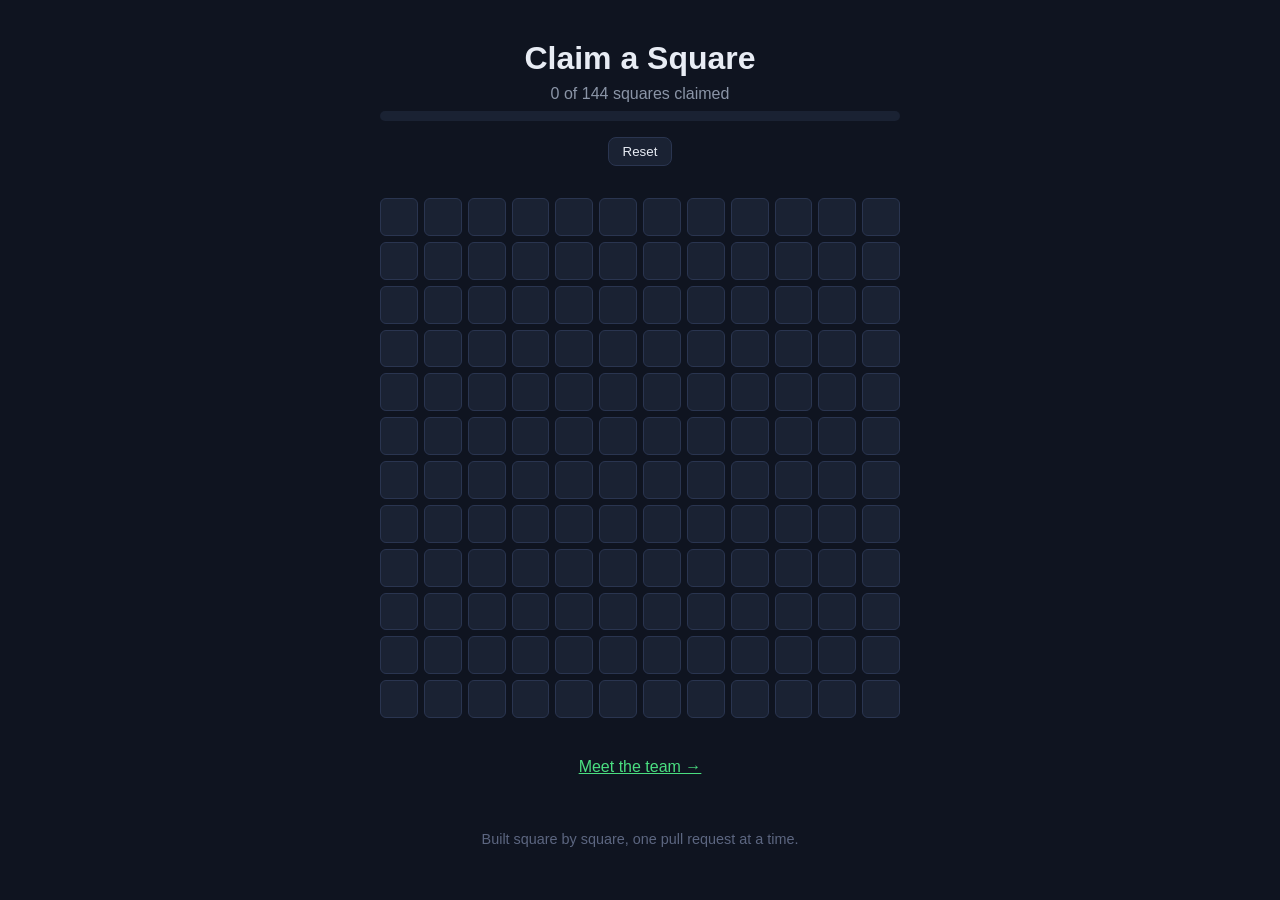
<file: index.html>
<!doctype html>
<html lang="en">
<head>
  <meta charset="utf-8">
  <meta name="viewport" content="width=device-width, initial-scale=1">
  <title>Claim a Square</title>
  <link rel="stylesheet" href="style.css">
</head>
<body>
  <header>
    <h1>Claim a Square</h1>
    <p class="progress-label"><span id="count">0</span> of 144 squares claimed</p>
    <div class="progress"><div id="bar" class="progress-bar"></div></div>
    <button id="reset">Reset</button>
  </header>
  <main>
    <div id="grid" class="grid"></div>
  </main>
  <p><a class="backlink" href="team.html">Meet the team →</a></p>
  <footer>
    <p>Built square by square, one pull request at a time.</p>
  </footer>
  <script src="app.js"></script>
</body>
</html>
</file>
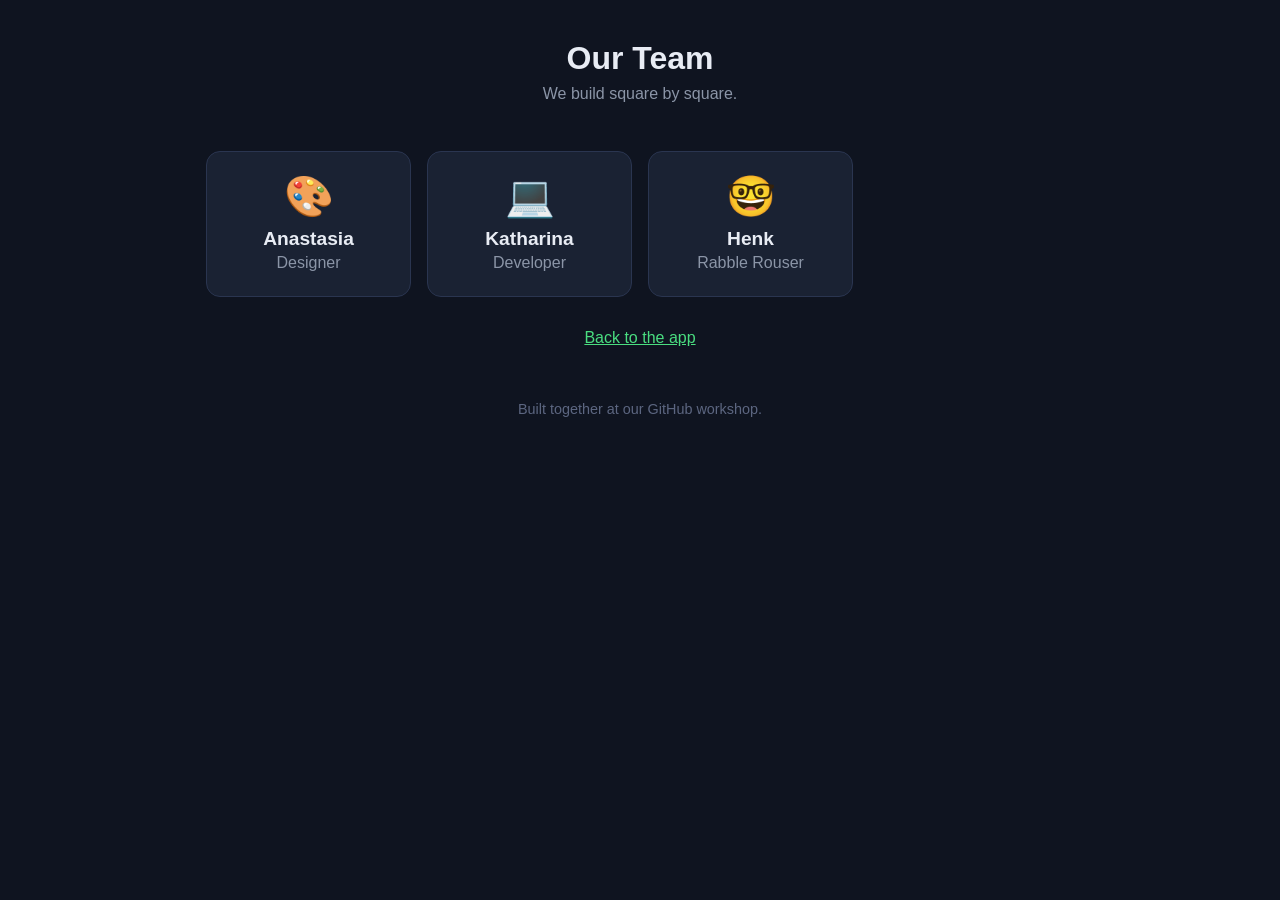
<file: team.html>
<!doctype html>
<html lang="en">
<head>
  <meta charset="utf-8">
  <meta name="viewport" content="width=device-width, initial-scale=1">
  <title>Our Team - Claim a Square</title>
  <link rel="stylesheet" href="style.css">
</head>
<body>
  <header>
    <h1>Our Team</h1>
    <p class="motto">We build square by square.</p>
  </header>

  <main class="cards">
    <article class="card">
      <div class="emoji">🎨</div>
      <h2>Anastasia</h2>
      <p>Designer</p>
    </article>
    <article class="card">
      <div class="emoji">💻</div>
      <h2>Katharina</h2>
      <p>Developer</p>
    </article>
    <article class="card">
      <div class="emoji">🤓</div>
      <h2>Henk</h2>
      <p>Rabble Rouser</p>
    </article>
    <!-- SLOT 4: replace this line with your card -->
    <!-- SLOT 5: replace this line with your card -->
    <!-- SLOT 6: replace this line with your card -->
    <!-- SLOT 7: replace this line with your card -->
    <!-- SLOT 8: replace this line with your card -->
    <!-- SLOT 9: replace this line with your card -->
    <!-- SLOT 10: replace this line with your card -->
    <!-- SLOT 11: replace this line with your card -->
    <!-- SLOT 12: replace this line with your card -->
  </main>

  <p><a class="backlink" href="index.html">Back to the app</a></p>

  <footer>
    <p>Built together at our GitHub workshop.</p>
  </footer>
</body>
</html>
</file>
<file: style.css>
* { box-sizing: border-box; }
body {
  margin: 0;
  font-family: -apple-system, BlinkMacSystemFont, "Segoe UI", Roboto, sans-serif;
  background: #0f1420;
  color: #e8ecf4;
  text-align: center;
}
header { padding: 40px 16px 8px; }
h1 { margin: 0 0 8px; font-size: 2rem; }
main { padding: 24px 16px; }
.grid {
  display: grid;
  grid-template-columns: repeat(12, 1fr);
  gap: 6px;
  width: min(520px, 90%);
  margin: 0 auto;
}
.square {
  aspect-ratio: 1;
  background: #1a2233;
  border: 1px solid #2a3550;
  border-radius: 6px;
  padding: 0;
}

.square.claimed { background: #facc15; border-color: #facc15; }

.progress-label { color: #8b95a7; margin: 8px 0; }
.progress { width: min(520px, 90%); height: 10px; background: #1a2233; border-radius: 999px; margin: 8px auto; overflow: hidden; }
.progress-bar { width: 0; height: 100%; background: #4ade80; }

#reset { margin-top: 8px; background: #1a2233; color: #e8ecf4; border: 1px solid #2a3550; border-radius: 8px; padding: 6px 14px; cursor: pointer; }
.square { cursor: pointer; transition: background 0.12s; }
.square:hover { background: #26324d; }
.progress-bar { transition: width 0.2s; }
footer { padding: 24px; color: #5c6680; font-size: 0.9rem; }

/* Team wall (team.html) */
.motto { color: #8b95a7; margin: 8px 0; }
.cards {
  display: grid;
  grid-template-columns: repeat(auto-fill, minmax(180px, 1fr));
  gap: 16px;
  max-width: 900px;
  margin: 32px auto;
  padding: 0 16px;
}
.card {
  background: #1a2233;
  border: 1px solid #2a3550;
  border-radius: 14px;
  padding: 24px 16px;
}
.card .emoji { font-size: 2.5rem; line-height: 1; }
.card h2 { margin: 12px 0 4px; font-size: 1.2rem; }
.card p { margin: 0; color: #8b95a7; }
.backlink { color: #4ade80; }
</file>
